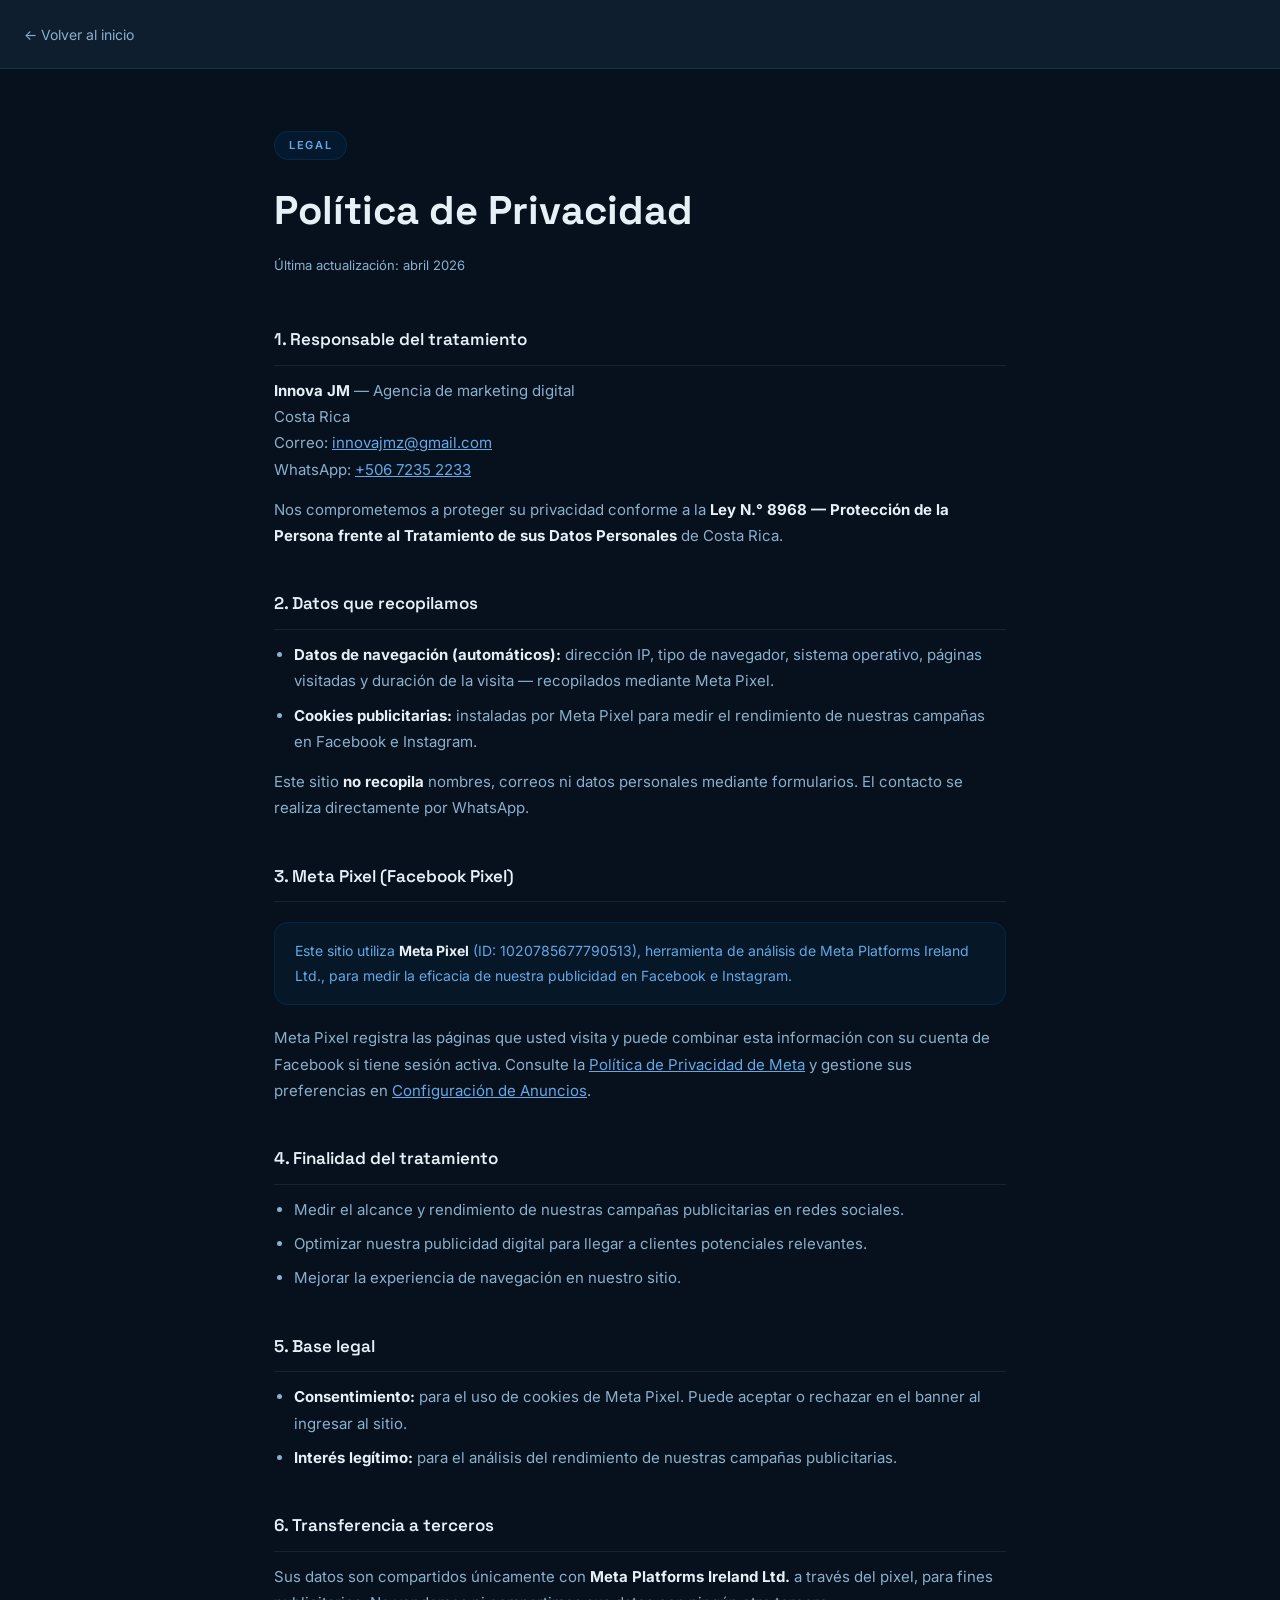
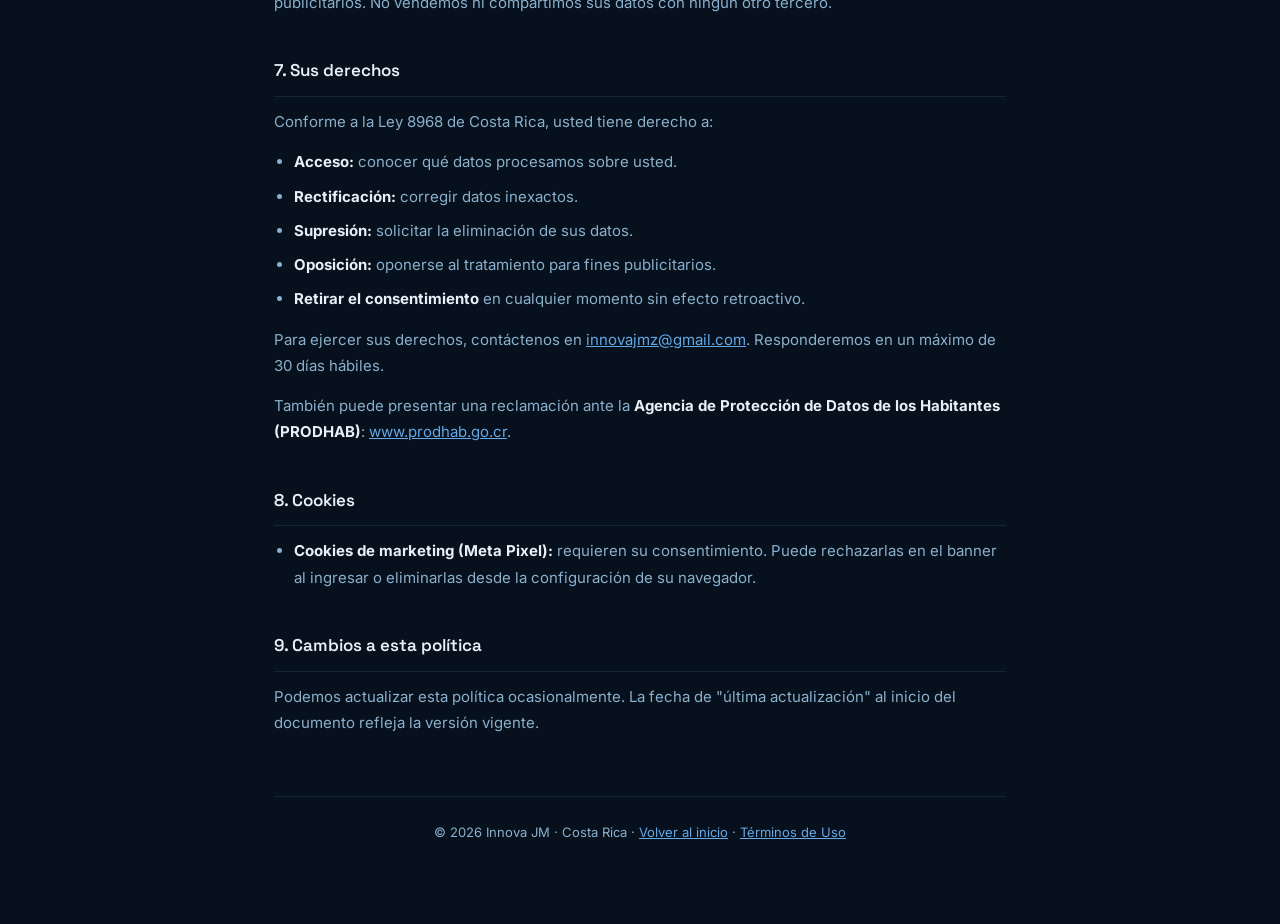
<file: politica-privacidad.html>
<!DOCTYPE html>
<html lang="es">
<head>
  <meta charset="UTF-8" />
  <meta name="viewport" content="width=device-width, initial-scale=1.0" />
  <title>Política de Privacidad — Innova JM</title>
  <link rel="icon" type="image/png" href="assets/logo.png" />
  <link rel="preconnect" href="https://fonts.googleapis.com" />
  <link rel="preconnect" href="https://fonts.gstatic.com" crossorigin />
  <link href="https://fonts.googleapis.com/css2?family=Inter:wght@400;500;600&family=Space+Grotesk:wght@600;700&display=swap" rel="stylesheet" />
  <style>
    *, *::before, *::after { box-sizing: border-box; margin: 0; padding: 0; }
    :root {
      --bg:    #07111E;
      --bg-card: #0E1E2F;
      --blue:  #044D8C;
      --text:  #E8F0F7;
      --text-2:#8AB0CC;
      --border:rgba(100,168,230,0.12);
      --radius:14px;
    }
    body { font-family: 'Inter', sans-serif; background: var(--bg); color: var(--text); line-height: 1.75; }
    header { background: var(--bg-card); border-bottom: 1px solid var(--border); padding: 20px 24px; }
    header a { color: var(--text-2); text-decoration: none; font-size: 14px; display: inline-flex; align-items: center; gap: 6px; }
    header a:hover { color: var(--text); }
    .container { max-width: 780px; margin: 0 auto; padding: 60px 24px 80px; }
    .tag { display: inline-block; background: rgba(4,77,140,0.15); color: #64A8E6; font-size: 11px; font-weight: 600; letter-spacing: 0.15em; text-transform: uppercase; padding: 4px 14px; border-radius: 100px; border: 1px solid rgba(4,77,140,0.3); margin-bottom: 16px; }
    h1 { font-family: 'Space Grotesk', sans-serif; font-size: clamp(28px, 5vw, 40px); font-weight: 700; color: var(--text); margin-bottom: 8px; }
    .updated { font-size: 13px; color: var(--text-2); margin-bottom: 48px; }
    h2 { font-family: 'Space Grotesk', sans-serif; font-size: 17px; font-weight: 600; color: var(--text); margin: 40px 0 12px; padding-bottom: 10px; border-bottom: 1px solid var(--border); }
    p { margin-bottom: 14px; color: var(--text-2); font-size: 15px; }
    ul { margin: 10px 0 14px 20px; list-style: disc; }
    ul li { margin-bottom: 8px; color: var(--text-2); font-size: 15px; }
    strong { color: var(--text); }
    a { color: #64A8E6; }
    a:hover { text-decoration: underline; }
    .box { background: rgba(4,77,140,0.1); border: 1px solid rgba(4,77,140,0.3); border-radius: var(--radius); padding: 16px 20px; margin: 20px 0; font-size: 14px; color: #64A8E6; }
    .footer-note { margin-top: 60px; padding-top: 24px; border-top: 1px solid var(--border); font-size: 13px; color: var(--text-2); text-align: center; }
  </style>
</head>
<body>
  <header>
    <a href="index.html">← Volver al inicio</a>
  </header>
  <div class="container">
    <span class="tag">Legal</span>
    <h1>Política de Privacidad</h1>
    <p class="updated">Última actualización: abril 2026</p>

    <h2>1. Responsable del tratamiento</h2>
    <p>
      <strong>Innova JM</strong> — Agencia de marketing digital<br>
      Costa Rica<br>
      Correo: <a href="mailto:innovajmz@gmail.com">innovajmz@gmail.com</a><br>
      WhatsApp: <a href="https://wa.me/50672352233">+506 7235 2233</a>
    </p>
    <p>
      Nos comprometemos a proteger su privacidad conforme a la
      <strong>Ley N.° 8968 — Protección de la Persona frente al Tratamiento de sus Datos Personales</strong> de Costa Rica.
    </p>

    <h2>2. Datos que recopilamos</h2>
    <ul>
      <li><strong>Datos de navegación (automáticos):</strong> dirección IP, tipo de navegador, sistema operativo, páginas visitadas y duración de la visita — recopilados mediante Meta Pixel.</li>
      <li><strong>Cookies publicitarias:</strong> instaladas por Meta Pixel para medir el rendimiento de nuestras campañas en Facebook e Instagram.</li>
    </ul>
    <p>Este sitio <strong>no recopila</strong> nombres, correos ni datos personales mediante formularios. El contacto se realiza directamente por WhatsApp.</p>

    <h2>3. Meta Pixel (Facebook Pixel)</h2>
    <div class="box">
      Este sitio utiliza <strong>Meta Pixel</strong> (ID: 1020785677790513), herramienta de análisis de Meta Platforms Ireland Ltd., para medir la eficacia de nuestra publicidad en Facebook e Instagram.
    </div>
    <p>Meta Pixel registra las páginas que usted visita y puede combinar esta información con su cuenta de Facebook si tiene sesión activa. Consulte la <a href="https://www.facebook.com/privacy/policy/" target="_blank" rel="noopener">Política de Privacidad de Meta</a> y gestione sus preferencias en <a href="https://www.facebook.com/settings/?tab=ads" target="_blank" rel="noopener">Configuración de Anuncios</a>.</p>

    <h2>4. Finalidad del tratamiento</h2>
    <ul>
      <li>Medir el alcance y rendimiento de nuestras campañas publicitarias en redes sociales.</li>
      <li>Optimizar nuestra publicidad digital para llegar a clientes potenciales relevantes.</li>
      <li>Mejorar la experiencia de navegación en nuestro sitio.</li>
    </ul>

    <h2>5. Base legal</h2>
    <ul>
      <li><strong>Consentimiento:</strong> para el uso de cookies de Meta Pixel. Puede aceptar o rechazar en el banner al ingresar al sitio.</li>
      <li><strong>Interés legítimo:</strong> para el análisis del rendimiento de nuestras campañas publicitarias.</li>
    </ul>

    <h2>6. Transferencia a terceros</h2>
    <p>Sus datos son compartidos únicamente con <strong>Meta Platforms Ireland Ltd.</strong> a través del pixel, para fines publicitarios. No vendemos ni compartimos sus datos con ningún otro tercero.</p>

    <h2>7. Sus derechos</h2>
    <p>Conforme a la Ley 8968 de Costa Rica, usted tiene derecho a:</p>
    <ul>
      <li><strong>Acceso:</strong> conocer qué datos procesamos sobre usted.</li>
      <li><strong>Rectificación:</strong> corregir datos inexactos.</li>
      <li><strong>Supresión:</strong> solicitar la eliminación de sus datos.</li>
      <li><strong>Oposición:</strong> oponerse al tratamiento para fines publicitarios.</li>
      <li><strong>Retirar el consentimiento</strong> en cualquier momento sin efecto retroactivo.</li>
    </ul>
    <p>Para ejercer sus derechos, contáctenos en <a href="mailto:innovajmz@gmail.com">innovajmz@gmail.com</a>. Responderemos en un máximo de 30 días hábiles.</p>
    <p>También puede presentar una reclamación ante la <strong>Agencia de Protección de Datos de los Habitantes (PRODHAB)</strong>: <a href="https://www.prodhab.go.cr" target="_blank" rel="noopener">www.prodhab.go.cr</a>.</p>

    <h2>8. Cookies</h2>
    <ul>
      <li><strong>Cookies de marketing (Meta Pixel):</strong> requieren su consentimiento. Puede rechazarlas en el banner al ingresar o eliminarlas desde la configuración de su navegador.</li>
    </ul>

    <h2>9. Cambios a esta política</h2>
    <p>Podemos actualizar esta política ocasionalmente. La fecha de "última actualización" al inicio del documento refleja la versión vigente.</p>

    <div class="footer-note">
      © <script>document.write(new Date().getFullYear())</script> Innova JM · Costa Rica ·
      <a href="index.html">Volver al inicio</a> ·
      <a href="terminos.html">Términos de Uso</a>
    </div>
  </div>
</body>
</html>
</file>
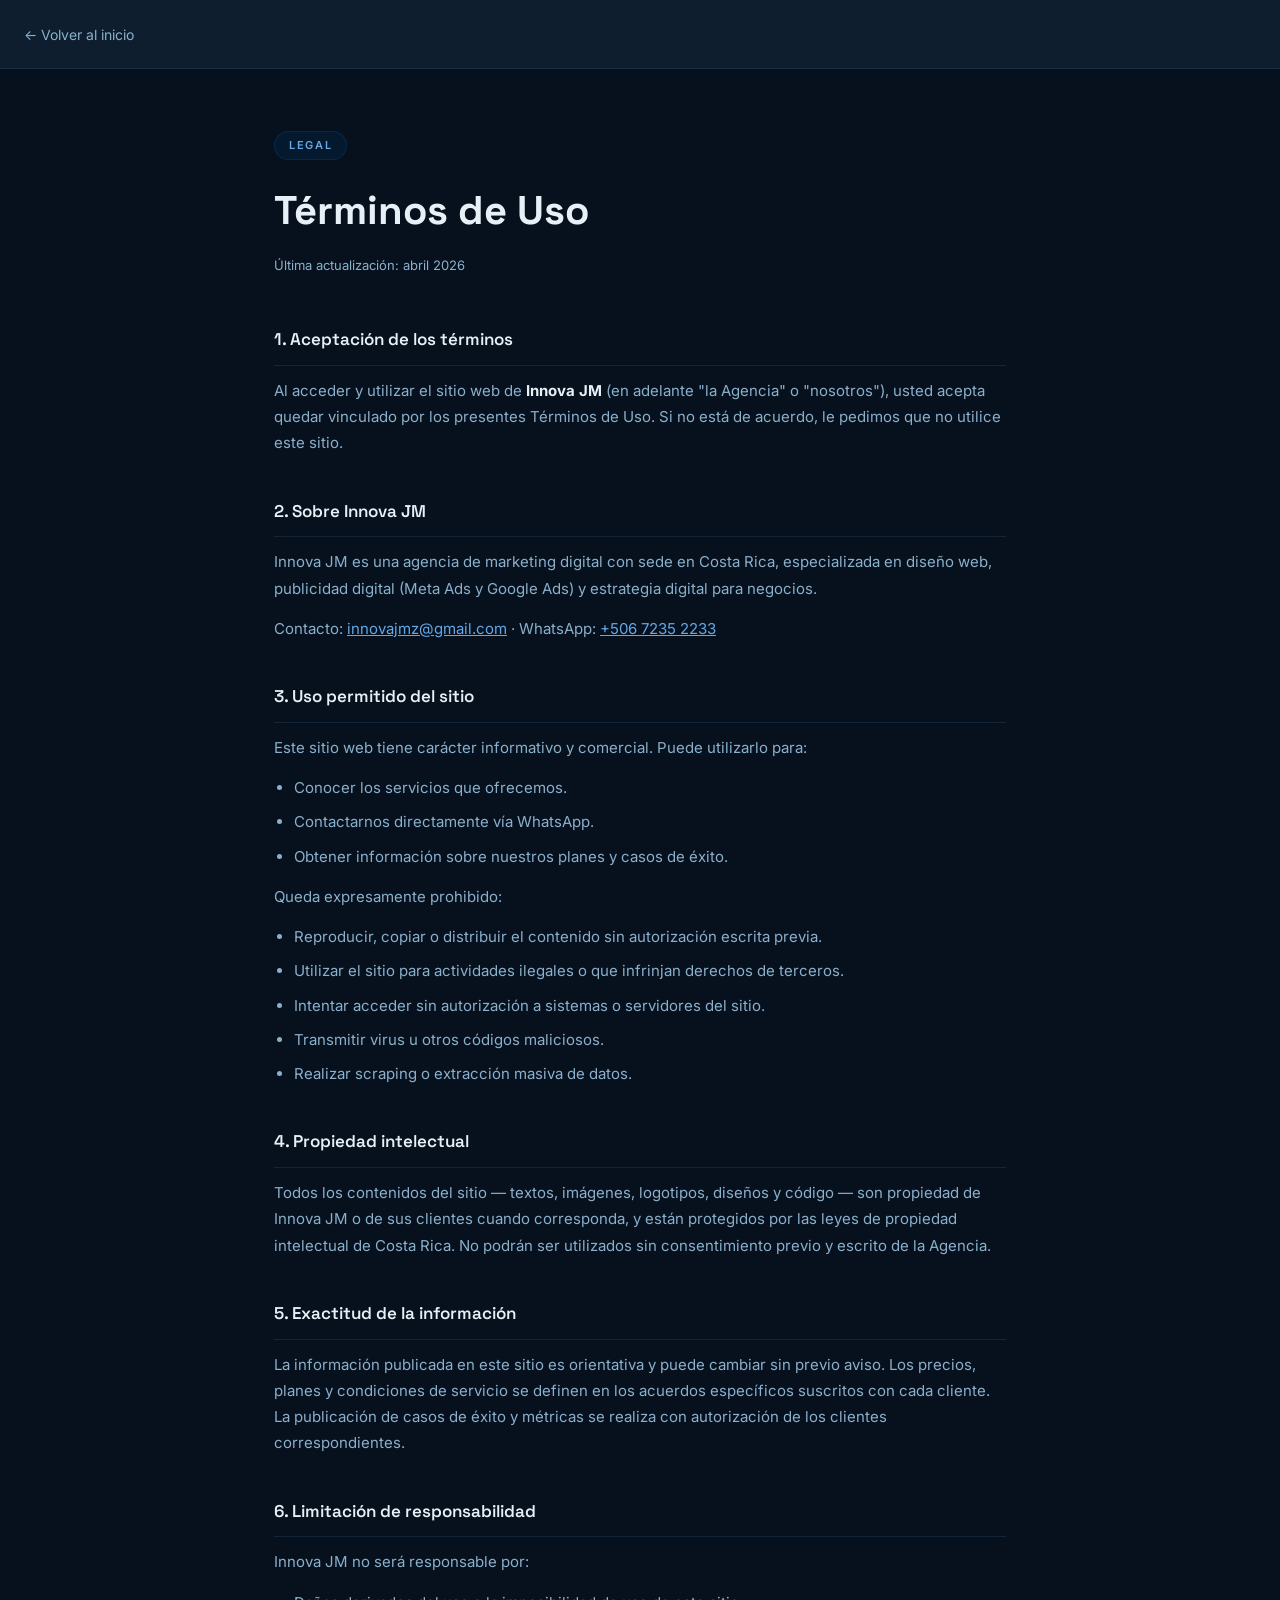
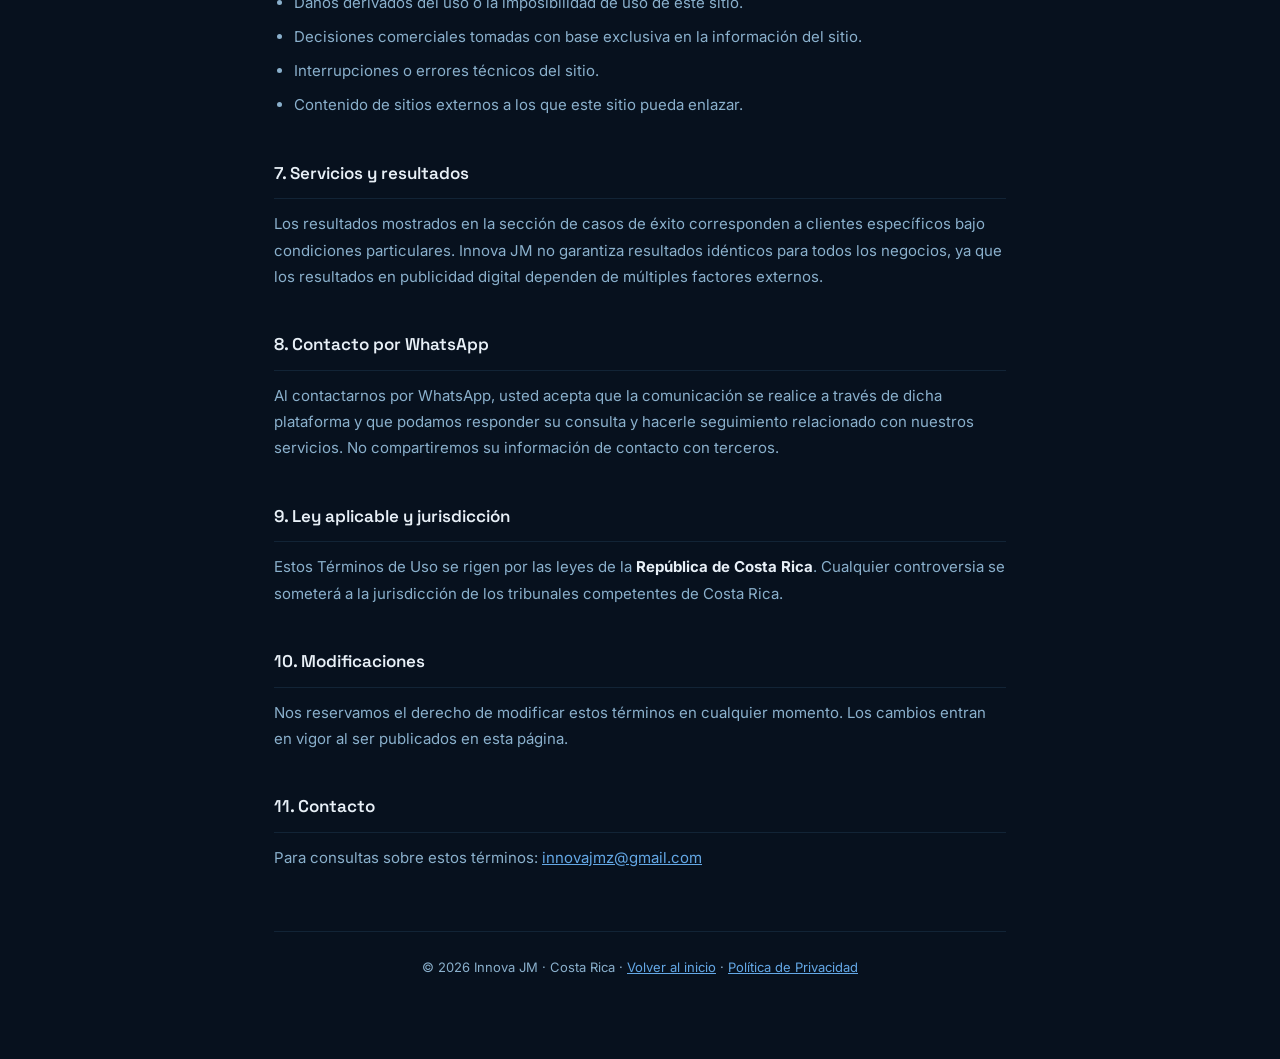
<file: terminos.html>
<!DOCTYPE html>
<html lang="es">
<head>
  <meta charset="UTF-8" />
  <meta name="viewport" content="width=device-width, initial-scale=1.0" />
  <title>Términos de Uso — Innova JM</title>
  <link rel="icon" type="image/png" href="assets/logo.png" />
  <link rel="preconnect" href="https://fonts.googleapis.com" />
  <link rel="preconnect" href="https://fonts.gstatic.com" crossorigin />
  <link href="https://fonts.googleapis.com/css2?family=Inter:wght@400;500;600&family=Space+Grotesk:wght@600;700&display=swap" rel="stylesheet" />
  <style>
    *, *::before, *::after { box-sizing: border-box; margin: 0; padding: 0; }
    :root {
      --bg:    #07111E;
      --bg-card: #0E1E2F;
      --blue:  #044D8C;
      --text:  #E8F0F7;
      --text-2:#8AB0CC;
      --border:rgba(100,168,230,0.12);
      --radius:14px;
    }
    body { font-family: 'Inter', sans-serif; background: var(--bg); color: var(--text); line-height: 1.75; }
    header { background: var(--bg-card); border-bottom: 1px solid var(--border); padding: 20px 24px; }
    header a { color: var(--text-2); text-decoration: none; font-size: 14px; display: inline-flex; align-items: center; gap: 6px; }
    header a:hover { color: var(--text); }
    .container { max-width: 780px; margin: 0 auto; padding: 60px 24px 80px; }
    .tag { display: inline-block; background: rgba(4,77,140,0.15); color: #64A8E6; font-size: 11px; font-weight: 600; letter-spacing: 0.15em; text-transform: uppercase; padding: 4px 14px; border-radius: 100px; border: 1px solid rgba(4,77,140,0.3); margin-bottom: 16px; }
    h1 { font-family: 'Space Grotesk', sans-serif; font-size: clamp(28px, 5vw, 40px); font-weight: 700; color: var(--text); margin-bottom: 8px; }
    .updated { font-size: 13px; color: var(--text-2); margin-bottom: 48px; }
    h2 { font-family: 'Space Grotesk', sans-serif; font-size: 17px; font-weight: 600; color: var(--text); margin: 40px 0 12px; padding-bottom: 10px; border-bottom: 1px solid var(--border); }
    p { margin-bottom: 14px; color: var(--text-2); font-size: 15px; }
    ul { margin: 10px 0 14px 20px; list-style: disc; }
    ul li { margin-bottom: 8px; color: var(--text-2); font-size: 15px; }
    strong { color: var(--text); }
    a { color: #64A8E6; }
    a:hover { text-decoration: underline; }
    .footer-note { margin-top: 60px; padding-top: 24px; border-top: 1px solid var(--border); font-size: 13px; color: var(--text-2); text-align: center; }
  </style>
</head>
<body>
  <header>
    <a href="index.html">← Volver al inicio</a>
  </header>
  <div class="container">
    <span class="tag">Legal</span>
    <h1>Términos de Uso</h1>
    <p class="updated">Última actualización: abril 2026</p>

    <h2>1. Aceptación de los términos</h2>
    <p>
      Al acceder y utilizar el sitio web de <strong>Innova JM</strong> (en adelante "la Agencia" o "nosotros"),
      usted acepta quedar vinculado por los presentes Términos de Uso. Si no está de acuerdo, le pedimos que no utilice este sitio.
    </p>

    <h2>2. Sobre Innova JM</h2>
    <p>
      Innova JM es una agencia de marketing digital con sede en Costa Rica, especializada en diseño web,
      publicidad digital (Meta Ads y Google Ads) y estrategia digital para negocios.
    </p>
    <p>
      Contacto: <a href="mailto:innovajmz@gmail.com">innovajmz@gmail.com</a> ·
      WhatsApp: <a href="https://wa.me/50672352233">+506 7235 2233</a>
    </p>

    <h2>3. Uso permitido del sitio</h2>
    <p>Este sitio web tiene carácter informativo y comercial. Puede utilizarlo para:</p>
    <ul>
      <li>Conocer los servicios que ofrecemos.</li>
      <li>Contactarnos directamente vía WhatsApp.</li>
      <li>Obtener información sobre nuestros planes y casos de éxito.</li>
    </ul>
    <p>Queda expresamente prohibido:</p>
    <ul>
      <li>Reproducir, copiar o distribuir el contenido sin autorización escrita previa.</li>
      <li>Utilizar el sitio para actividades ilegales o que infrinjan derechos de terceros.</li>
      <li>Intentar acceder sin autorización a sistemas o servidores del sitio.</li>
      <li>Transmitir virus u otros códigos maliciosos.</li>
      <li>Realizar scraping o extracción masiva de datos.</li>
    </ul>

    <h2>4. Propiedad intelectual</h2>
    <p>
      Todos los contenidos del sitio — textos, imágenes, logotipos, diseños y código — son propiedad de Innova JM
      o de sus clientes cuando corresponda, y están protegidos por las leyes de propiedad intelectual de Costa Rica.
      No podrán ser utilizados sin consentimiento previo y escrito de la Agencia.
    </p>

    <h2>5. Exactitud de la información</h2>
    <p>
      La información publicada en este sitio es orientativa y puede cambiar sin previo aviso.
      Los precios, planes y condiciones de servicio se definen en los acuerdos específicos suscritos con cada cliente.
      La publicación de casos de éxito y métricas se realiza con autorización de los clientes correspondientes.
    </p>

    <h2>6. Limitación de responsabilidad</h2>
    <p>Innova JM no será responsable por:</p>
    <ul>
      <li>Daños derivados del uso o la imposibilidad de uso de este sitio.</li>
      <li>Decisiones comerciales tomadas con base exclusiva en la información del sitio.</li>
      <li>Interrupciones o errores técnicos del sitio.</li>
      <li>Contenido de sitios externos a los que este sitio pueda enlazar.</li>
    </ul>

    <h2>7. Servicios y resultados</h2>
    <p>
      Los resultados mostrados en la sección de casos de éxito corresponden a clientes específicos
      bajo condiciones particulares. Innova JM no garantiza resultados idénticos para todos los negocios,
      ya que los resultados en publicidad digital dependen de múltiples factores externos.
    </p>

    <h2>8. Contacto por WhatsApp</h2>
    <p>
      Al contactarnos por WhatsApp, usted acepta que la comunicación se realice a través de dicha plataforma
      y que podamos responder su consulta y hacerle seguimiento relacionado con nuestros servicios.
      No compartiremos su información de contacto con terceros.
    </p>

    <h2>9. Ley aplicable y jurisdicción</h2>
    <p>
      Estos Términos de Uso se rigen por las leyes de la <strong>República de Costa Rica</strong>.
      Cualquier controversia se someterá a la jurisdicción de los tribunales competentes de Costa Rica.
    </p>

    <h2>10. Modificaciones</h2>
    <p>
      Nos reservamos el derecho de modificar estos términos en cualquier momento.
      Los cambios entran en vigor al ser publicados en esta página.
    </p>

    <h2>11. Contacto</h2>
    <p>
      Para consultas sobre estos términos: <a href="mailto:innovajmz@gmail.com">innovajmz@gmail.com</a>
    </p>

    <div class="footer-note">
      © <script>document.write(new Date().getFullYear())</script> Innova JM · Costa Rica ·
      <a href="index.html">Volver al inicio</a> ·
      <a href="politica-privacidad.html">Política de Privacidad</a>
    </div>
  </div>
</body>
</html>
</file>
